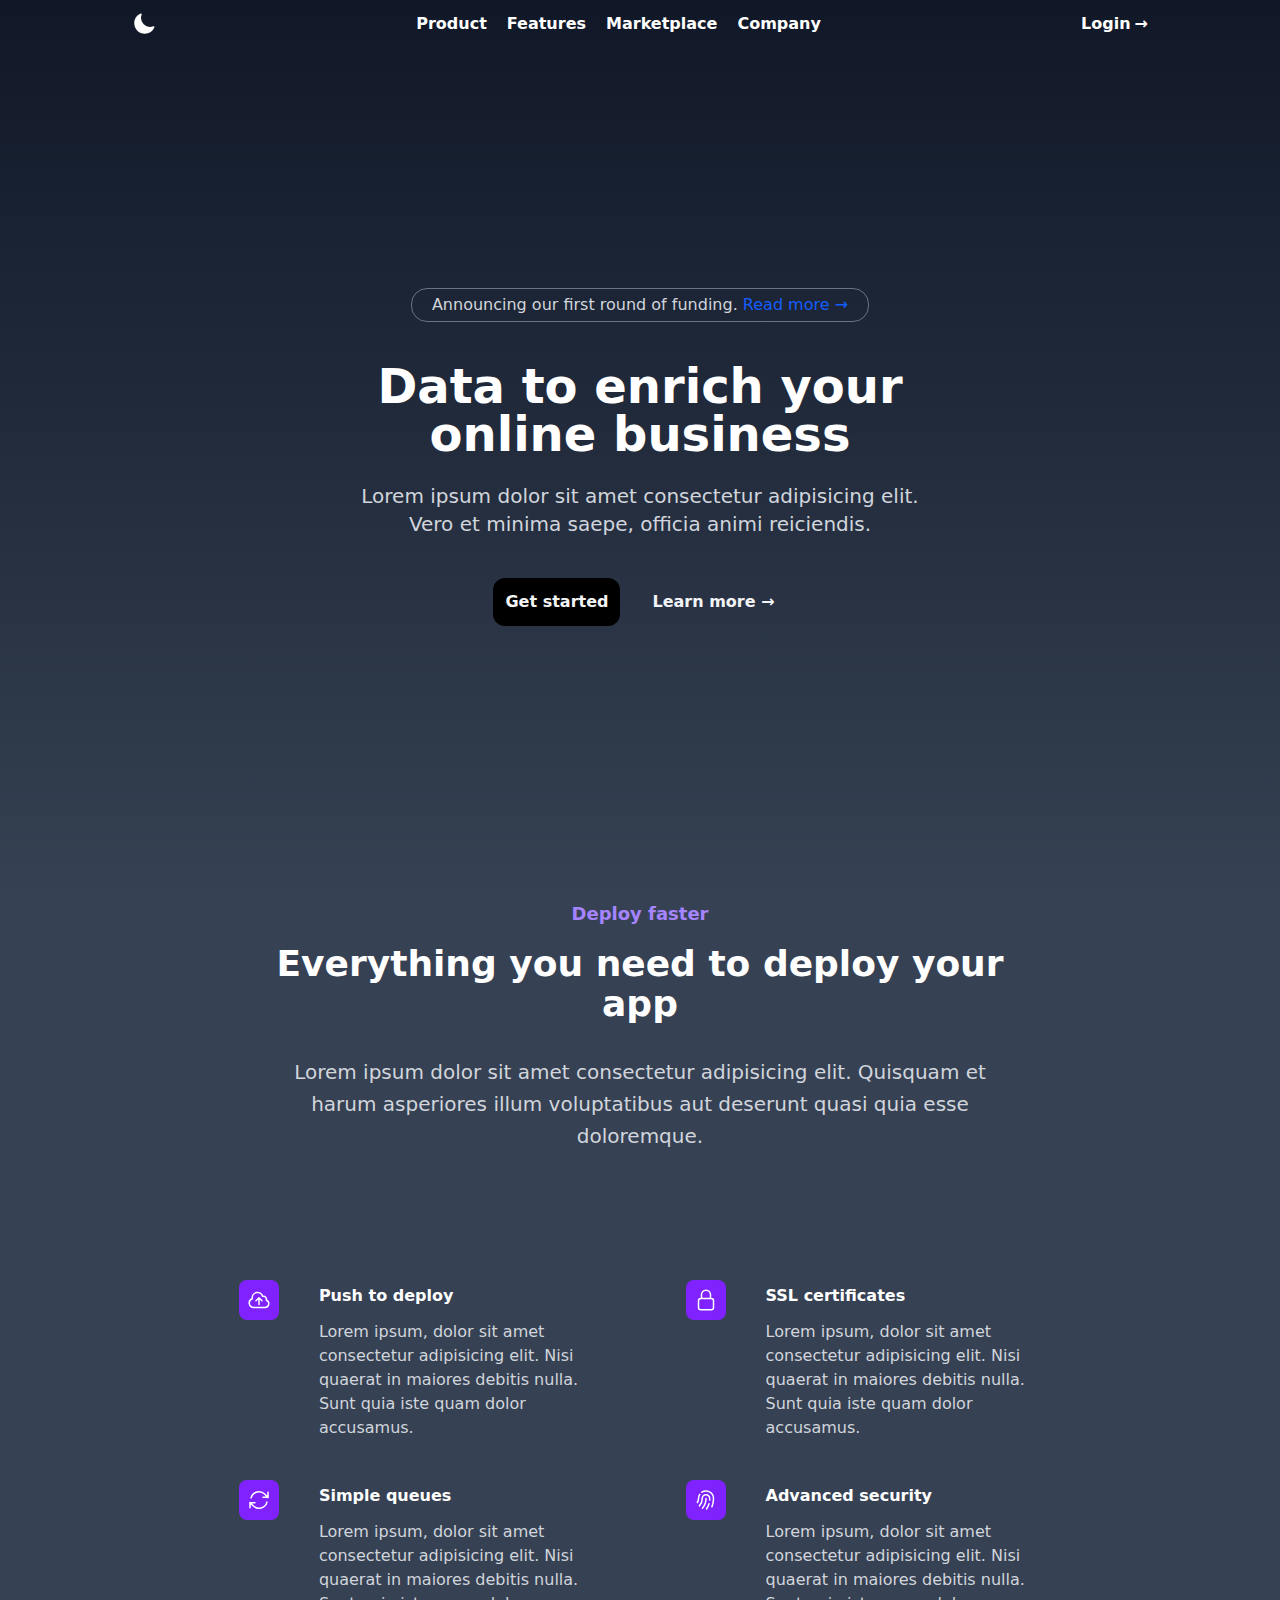
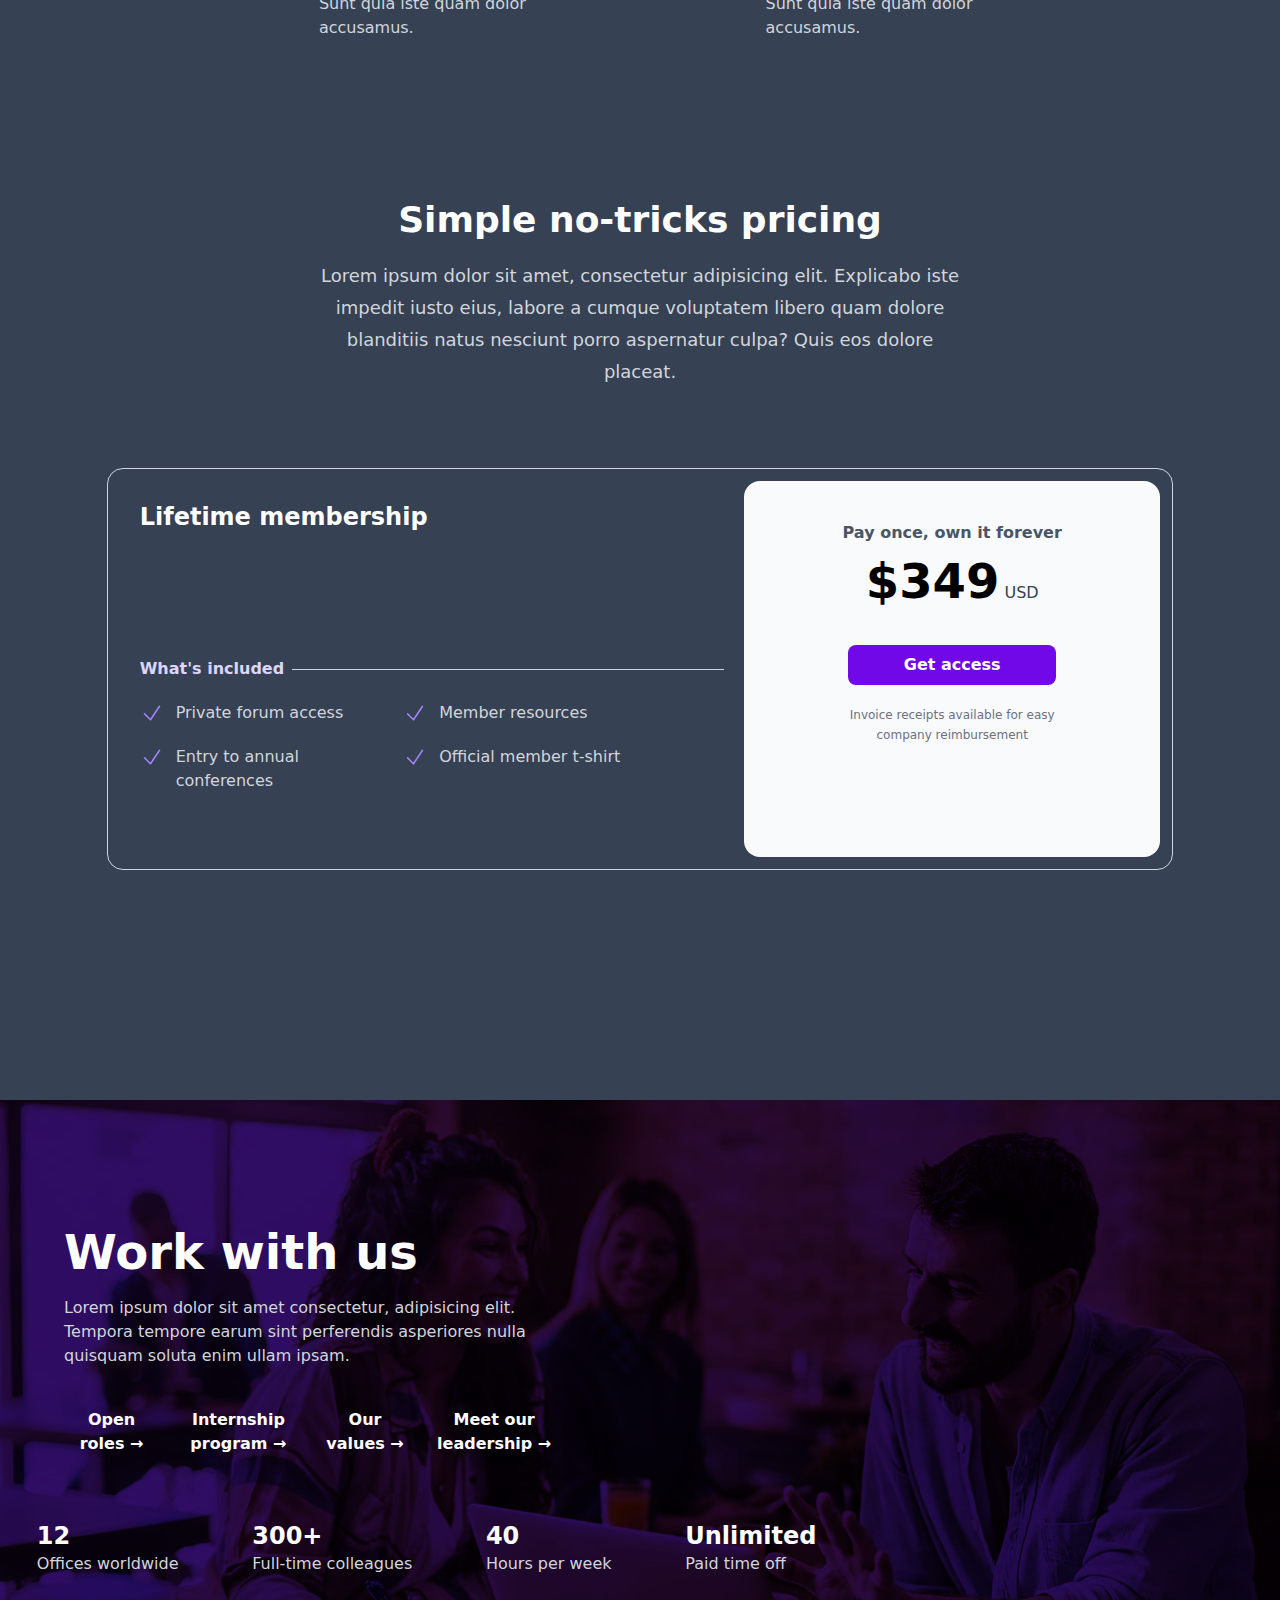
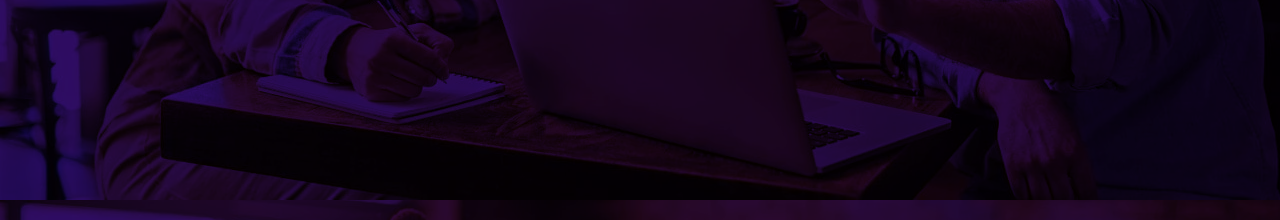
<file: index.html>
<!DOCTYPE html>
<html class="dark">
  <head>
    <meta charset="UTF-8" />
    <meta name="viewport" content="width=device-width, initial-scale=1.0" />
    <link href="./src/output.css" rel="stylesheet" />
  </head>
  <body class="dark:text-white dark:bg-gray-700">
    <section
      class="bg-linear-to-t from-white to-blue-200 h-[100vh] dark:from-gray-700 dark:to-gray-900"
    >
      <nav class="nav">
        <div class="cursor-pointer" id="toggleDark">
          <svg
            xmlns="http://www.w3.org/2000/svg"
            viewBox="0 0 24 24"
            fill="currentColor"
            class="size-6"
          >
            <path
              fill-rule="evenodd"
              d="M9.528 1.718a.75.75 0 0 1 .162.819A8.97 8.97 0 0 0 9 6a9 9 0 0 0 9 9 8.97 8.97 0 0 0 3.463-.69.75.75 0 0 1 .981.98 10.503 10.503 0 0 1-9.694 6.46c-5.799 0-10.5-4.7-10.5-10.5 0-4.368 2.667-8.112 6.46-9.694a.75.75 0 0 1 .818.162Z"
              clip-rule="evenodd"
            />
          </svg>
        </div>
        <!-- <div class="flex justify-between w-full md:w-[70%] flex-row p-5"> -->
        <div>
          <ul
            class="flex flex-col md:flex-row justify-between w-fit md:w-[60%] gap-1 md:gap-5 text-center"
          >
            <li>Product</li>
            <li>Features</li>
            <li>Marketplace</li>
            <li>Company</li>
          </ul>
        </div>
        <div class="group flex flex-row items-center gap-1">
          <a href="./src/form.html" class="self-center md:mt-0">Login </a>
          <div class="group-hover:animate-spin h-fit">→</div>
        </div>
        <!-- </div> -->
      </nav>
      <div class="w-6/12 mx-auto mt-60">
        <div
          class="w-fit mx-auto dark-text text-gray-600 border-1 border-solid border-gray-500 rounded-2xl px-5 py-1 m-10 text-center"
        >
          Announcing our first round of funding.
          <a href="" class="text-blue-600">Read more →</a>
        </div>
        <h1 class="font-bold text-5xl text-center">
          Data to enrich your online business
        </h1>
        <div class="text-xl text-center m-6 text-gray-700 dark-text">
          Lorem ipsum dolor sit amet consectetur adipisicing elit. Vero et
          minima saepe, officia animi reiciendis.
        </div>
        <div class="w-full flex justify-center gap-5 my-10">
          <button class="btn bg-blue-500 dark:bg-black text-gray-100">
            Get started
          </button>
          <button class="btn text-black dark:text-gray-100">
            Learn more →
          </button>
        </div>
      </div>
    </section>
    <section class="h-[100vh]">
      <div class="w-7/12 mx-auto text-center">
        <div class="text-violet-600 dark:text-violet-400 font-semibold text-lg">
          Deploy faster
        </div>
        <h1 class="text-4xl font-bold mt-4">
          Everything you need to deploy your app
        </h1>
        <div class="text-xl leading-8 mt-8 text-gray-500 dark-text">
          Lorem ipsum dolor sit amet consectetur adipisicing elit. Quisquam et
          harum asperiores illum voluptatibus aut deserunt quasi quia esse
          doloremque.
        </div>
      </div>
      <div
        class="w-8/12 mx-auto mt-32 flex flex-col md:flex-row flex-wrap gap-10 justify-around"
      >
        <div class="md:w-5/12 flex gap-10 items-start">
          <div class="dep-icon">
            <svg
              xmlns="http://www.w3.org/2000/svg"
              fill="none"
              viewBox="0 0 24 24"
              stroke-width="1.5"
              stroke="currentColor"
              class="size-6"
            >
              <path
                stroke-linecap="round"
                stroke-linejoin="round"
                d="M12 16.5V9.75m0 0 3 3m-3-3-3 3M6.75 19.5a4.5 4.5 0 0 1-1.41-8.775 5.25 5.25 0 0 1 10.233-2.33 3 3 0 0 1 3.758 3.848A3.752 3.752 0 0 1 18 19.5H6.75Z"
              />
            </svg>
          </div>
          <div class="flex flex-col gap-3 mt-1">
            <div class="font-bold">Push to deploy</div>
            <div class="text-gray-600 dark-text">
              Lorem ipsum, dolor sit amet consectetur adipisicing elit. Nisi
              quaerat in maiores debitis nulla. Sunt quia iste quam dolor
              accusamus.
            </div>
          </div>
        </div>
        <div class="md:w-5/12 flex gap-10 items-start">
          <div class="dep-icon">
            <svg
              xmlns="http://www.w3.org/2000/svg"
              fill="none"
              viewBox="0 0 24 24"
              stroke-width="1.5"
              stroke="currentColor"
              class="size-6"
            >
              <path
                stroke-linecap="round"
                stroke-linejoin="round"
                d="M16.5 10.5V6.75a4.5 4.5 0 1 0-9 0v3.75m-.75 11.25h10.5a2.25 2.25 0 0 0 2.25-2.25v-6.75a2.25 2.25 0 0 0-2.25-2.25H6.75a2.25 2.25 0 0 0-2.25 2.25v6.75a2.25 2.25 0 0 0 2.25 2.25Z"
              />
            </svg>
          </div>
          <div class="flex flex-col gap-3 mt-1">
            <div class="font-bold">SSL certificates</div>
            <div class="text-gray-600 dark-text">
              Lorem ipsum, dolor sit amet consectetur adipisicing elit. Nisi
              quaerat in maiores debitis nulla. Sunt quia iste quam dolor
              accusamus.
            </div>
          </div>
        </div>
        <div class="md:w-5/12 flex gap-10 items-start">
          <div class="dep-icon">
            <svg
              xmlns="http://www.w3.org/2000/svg"
              fill="none"
              viewBox="0 0 24 24"
              stroke-width="1.5"
              stroke="currentColor"
              class="size-6"
            >
              <path
                stroke-linecap="round"
                stroke-linejoin="round"
                d="M16.023 9.348h4.992v-.001M2.985 19.644v-4.992m0 0h4.992m-4.993 0 3.181 3.183a8.25 8.25 0 0 0 13.803-3.7M4.031 9.865a8.25 8.25 0 0 1 13.803-3.7l3.181 3.182m0-4.991v4.99"
              />
            </svg>
          </div>
          <div class="flex flex-col gap-3 mt-1">
            <div class="font-bold">Simple queues</div>
            <div class="text-gray-600 dark-text">
              Lorem ipsum, dolor sit amet consectetur adipisicing elit. Nisi
              quaerat in maiores debitis nulla. Sunt quia iste quam dolor
              accusamus.
            </div>
          </div>
        </div>
        <div class="md:w-5/12 flex gap-10 items-start">
          <div class="dep-icon">
            <svg
              xmlns="http://www.w3.org/2000/svg"
              fill="none"
              viewBox="0 0 24 24"
              stroke-width="1.5"
              stroke="currentColor"
              class="size-6"
            >
              <path
                stroke-linecap="round"
                stroke-linejoin="round"
                d="M7.864 4.243A7.5 7.5 0 0 1 19.5 10.5c0 2.92-.556 5.709-1.568 8.268M5.742 6.364A7.465 7.465 0 0 0 4.5 10.5a7.464 7.464 0 0 1-1.15 3.993m1.989 3.559A11.209 11.209 0 0 0 8.25 10.5a3.75 3.75 0 1 1 7.5 0c0 .527-.021 1.049-.064 1.565M12 10.5a14.94 14.94 0 0 1-3.6 9.75m6.633-4.596a18.666 18.666 0 0 1-2.485 5.33"
              />
            </svg>
          </div>
          <div class="flex flex-col gap-3 mt-1">
            <div class="font-bold">Advanced security</div>
            <div class="text-gray-600 dark-text">
              Lorem ipsum, dolor sit amet consectetur adipisicing elit. Nisi
              quaerat in maiores debitis nulla. Sunt quia iste quam dolor
              accusamus.
            </div>
          </div>
        </div>
      </div>
    </section>
    <section class="h-[100vh]">
      <div class="w-6/12 mx-auto text-center">
        <h1 class="text-4xl font-bold">Simple no-tricks pricing</h1>
        <div class="mt-5 leading-8 text-lg text-gray-600 dark-text">
          Lorem ipsum dolor sit amet, consectetur adipisicing elit. Explicabo
          iste impedit iusto eius, labore a cumque voluptatem libero quam dolore
          blanditiis natus nesciunt porro aspernatur culpa? Quis eos dolore
          placeat.
        </div>
      </div>
      <div
        class="flex flex-col md:flex-row w-10/12 mt-20 mx-auto border-1 border-solid border-gray-300 rounded-2xl p-3"
      >
        <div class="md:w-[60%]">
          <div class="p-5 pb-16">
            <h1 class="text-2xl font-bold">Lifetime membership</h1>
            <div class="mt-5 text-gray-700">
              Lorem ipsum dolor sit amet consectetur adipisicing elit.
              Architecto ipsum mollitia inventore vitae officia minus autem
              nostrum sit molestias adipisci!
            </div>
            <div class="flex items-center justify-between gap-2 mt-8">
              <div class="text-violet-700 dark:text-violet-200 font-semibold">
                What's included
              </div>
              <div
                class="border-b-1 border-solid border-gray-300 grow-1 h-0"
              ></div>
            </div>
            <div class="flex flex-col md:flex-row flex-wrap mt-5 gap-5">
              <div class="flex gap-3 md:w-5/12">
                <div class="text-violet-700 dark:text-violet-400">
                  <svg
                    xmlns="http://www.w3.org/2000/svg"
                    fill="none"
                    viewBox="0 0 24 24"
                    stroke-width="1.5"
                    stroke="currentColor"
                    class="size-6"
                  >
                    <path
                      stroke-linecap="round"
                      stroke-linejoin="round"
                      d="m4.5 12.75 6 6 9-13.5"
                    />
                  </svg>
                </div>
                <div class="text-gray-600 dark-text">Private forum access</div>
              </div>

              <div class="flex gap-3 md:w-5/12">
                <div class="text-violet-700 dark:text-violet-400">
                  <svg
                    xmlns="http://www.w3.org/2000/svg"
                    fill="none"
                    viewBox="0 0 24 24"
                    stroke-width="1.5"
                    stroke="currentColor"
                    class="size-6"
                  >
                    <path
                      stroke-linecap="round"
                      stroke-linejoin="round"
                      d="m4.5 12.75 6 6 9-13.5"
                    />
                  </svg>
                </div>
                <div class="text-gray-600 dark-text">Member resources</div>
              </div>

              <div class="flex gap-3 md:w-5/12">
                <div class="text-violet-700 dark:text-violet-400">
                  <svg
                    xmlns="http://www.w3.org/2000/svg"
                    fill="none"
                    viewBox="0 0 24 24"
                    stroke-width="1.5"
                    stroke="currentColor"
                    class="size-6"
                  >
                    <path
                      stroke-linecap="round"
                      stroke-linejoin="round"
                      d="m4.5 12.75 6 6 9-13.5"
                    />
                  </svg>
                </div>
                <div class="text-gray-600 dark-text">
                  Entry to annual conferences
                </div>
              </div>

              <div class="flex gap-3 md:w-5/12">
                <div class="text-violet-700 dark:text-violet-400">
                  <svg
                    xmlns="http://www.w3.org/2000/svg"
                    fill="none"
                    viewBox="0 0 24 24"
                    stroke-width="1.5"
                    stroke="currentColor"
                    class="size-6"
                  >
                    <path
                      stroke-linecap="round"
                      stroke-linejoin="round"
                      d="m4.5 12.75 6 6 9-13.5"
                    />
                  </svg>
                </div>
                <div class="text-gray-600 dark-text">
                  Official member t-shirt
                </div>
              </div>
            </div>
          </div>
        </div>
        <div class="md:w-[40%] text-center bg-gray-50 rounded-2xl">
          <div class="mt-10 font-semibold text-gray-600">
            Pay once, own it forever
          </div>
          <div class="mt-3">
            <span class="text-5xl font-bold text-black">$349</span>
            <span class="text-gray-700">USD</span>
          </div>
          <button
            class="mt-10 bg-violet-700 w-6/12 text-white font-semibold py-2 cursor-pointer rounded-lg"
          >
            Get access
          </button>
          <div class="mt-5 w-6/12 mx-auto text-xs leading-5 text-gray-500">
            Invoice receipts available for easy company reimbursement
          </div>
        </div>
      </div>
    </section>
    <section
      class="h-[80vh] bg-violet-950 bg-[url('./img/pic.jpg')] bg-blend-multiply text-white"
    >
      <div class="md:w-6/12 flex flex-col gap-5 p-16 pt-32">
        <h1 class="text-5xl font-bold">Work with us</h1>
        <div class="text-gray-300">
          Lorem ipsum dolor sit amet consectetur, adipisicing elit. Tempora
          tempore earum sint perferendis asperiores nulla quisquam soluta enim
          ullam ipsam.
        </div>
        <div
          class="flex flex-col md:flex-row justify-between mt-10 md:mt-5 font-semibold text-center gap-5 md:gap-0"
        >
          <a href="">Open roles →</a><a href="">Internship program →</a
          ><a href="">Our values →</a><a href="">Meet our leadership →</a>
        </div>
      </div>
      <div
        class="md:w-8/12 flex flex-col md:flex-row justify-around text-center md:text-left gap-7 md:gap-0"
      >
        <div>
          <div class="font-bold text-2xl">12</div>
          <div class="text-gray-300">Offices worldwide</div>
        </div>
        <div>
          <div class="font-bold text-2xl">300+</div>
          <div class="text-gray-300">Full-time colleagues</div>
        </div>

        <div>
          <div class="font-bold text-2xl">40</div>
          <div class="text-gray-300">Hours per week</div>
        </div>

        <div>
          <div class="font-bold text-2xl">Unlimited</div>
          <div class="text-gray-300">Paid time off</div>
        </div>
      </div>
    </section>

    <script src="./src/script.js"></script>
  </body>
</html>
</file>
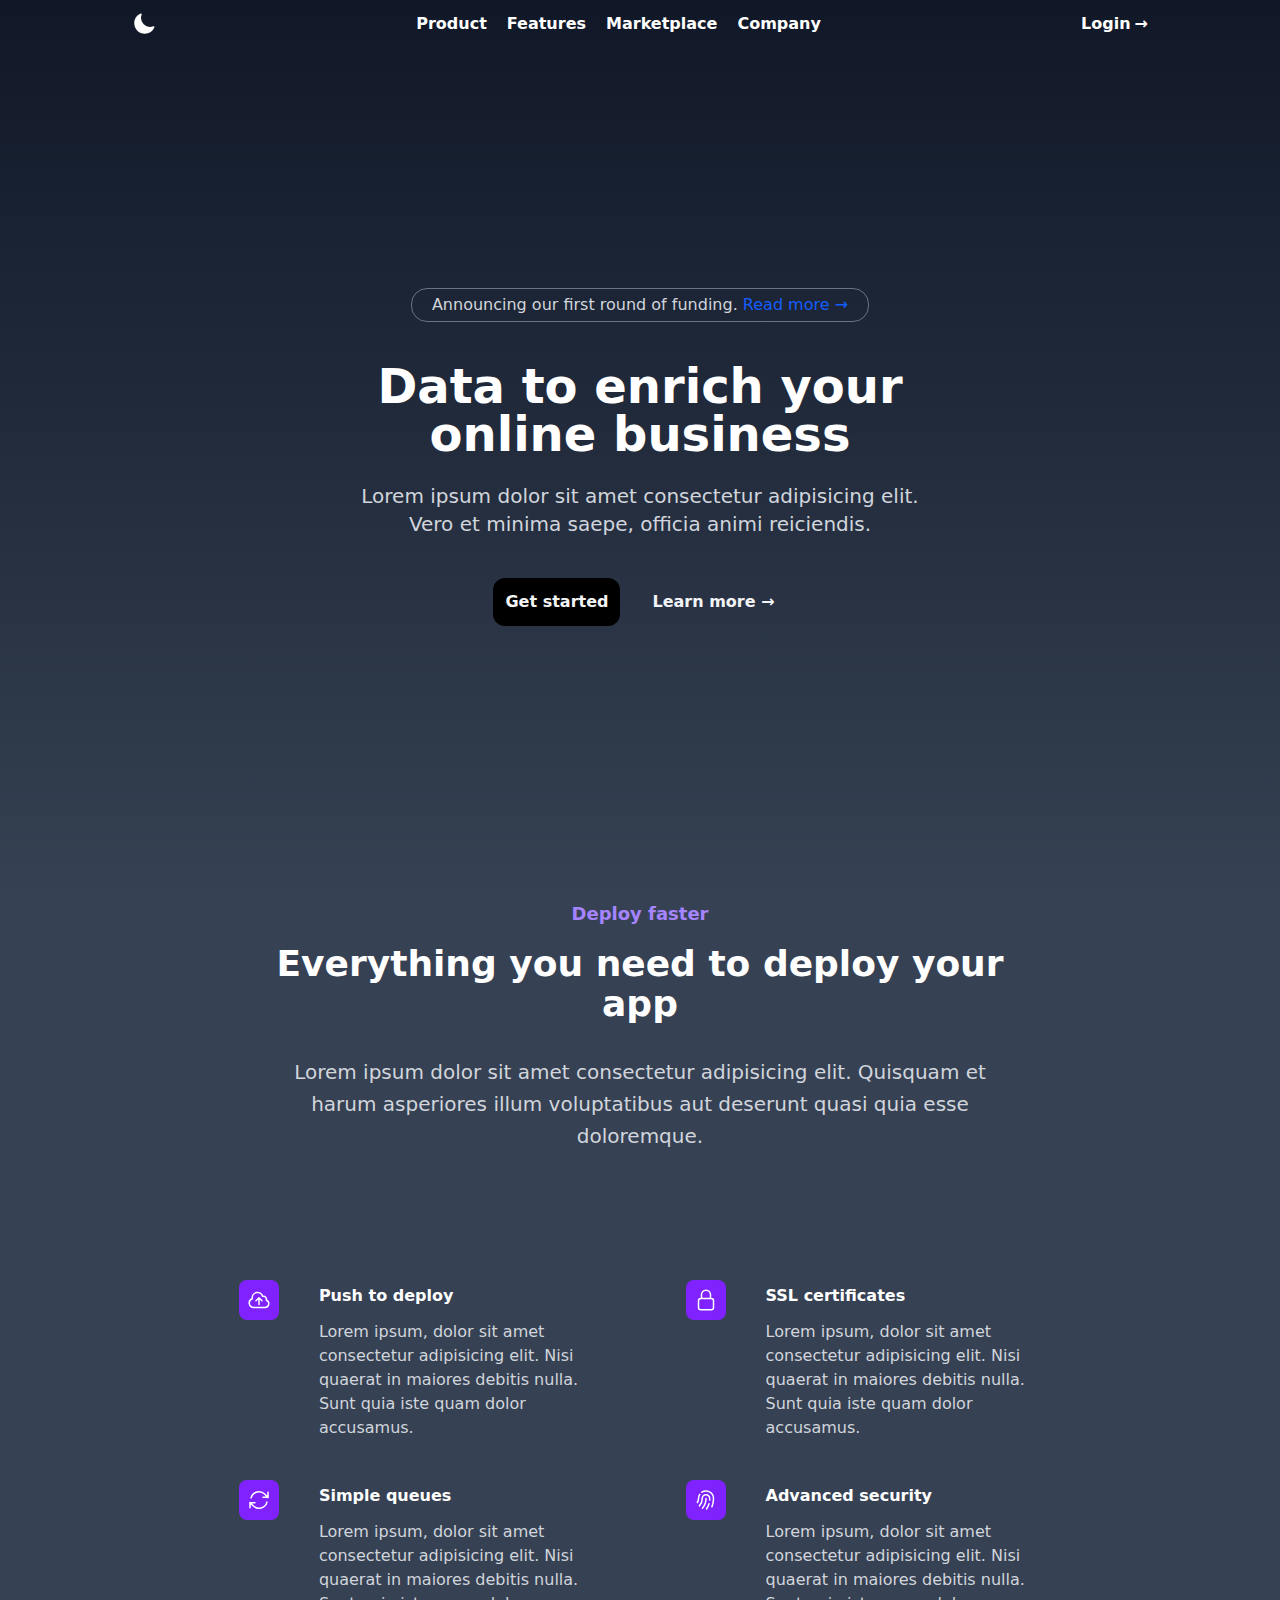
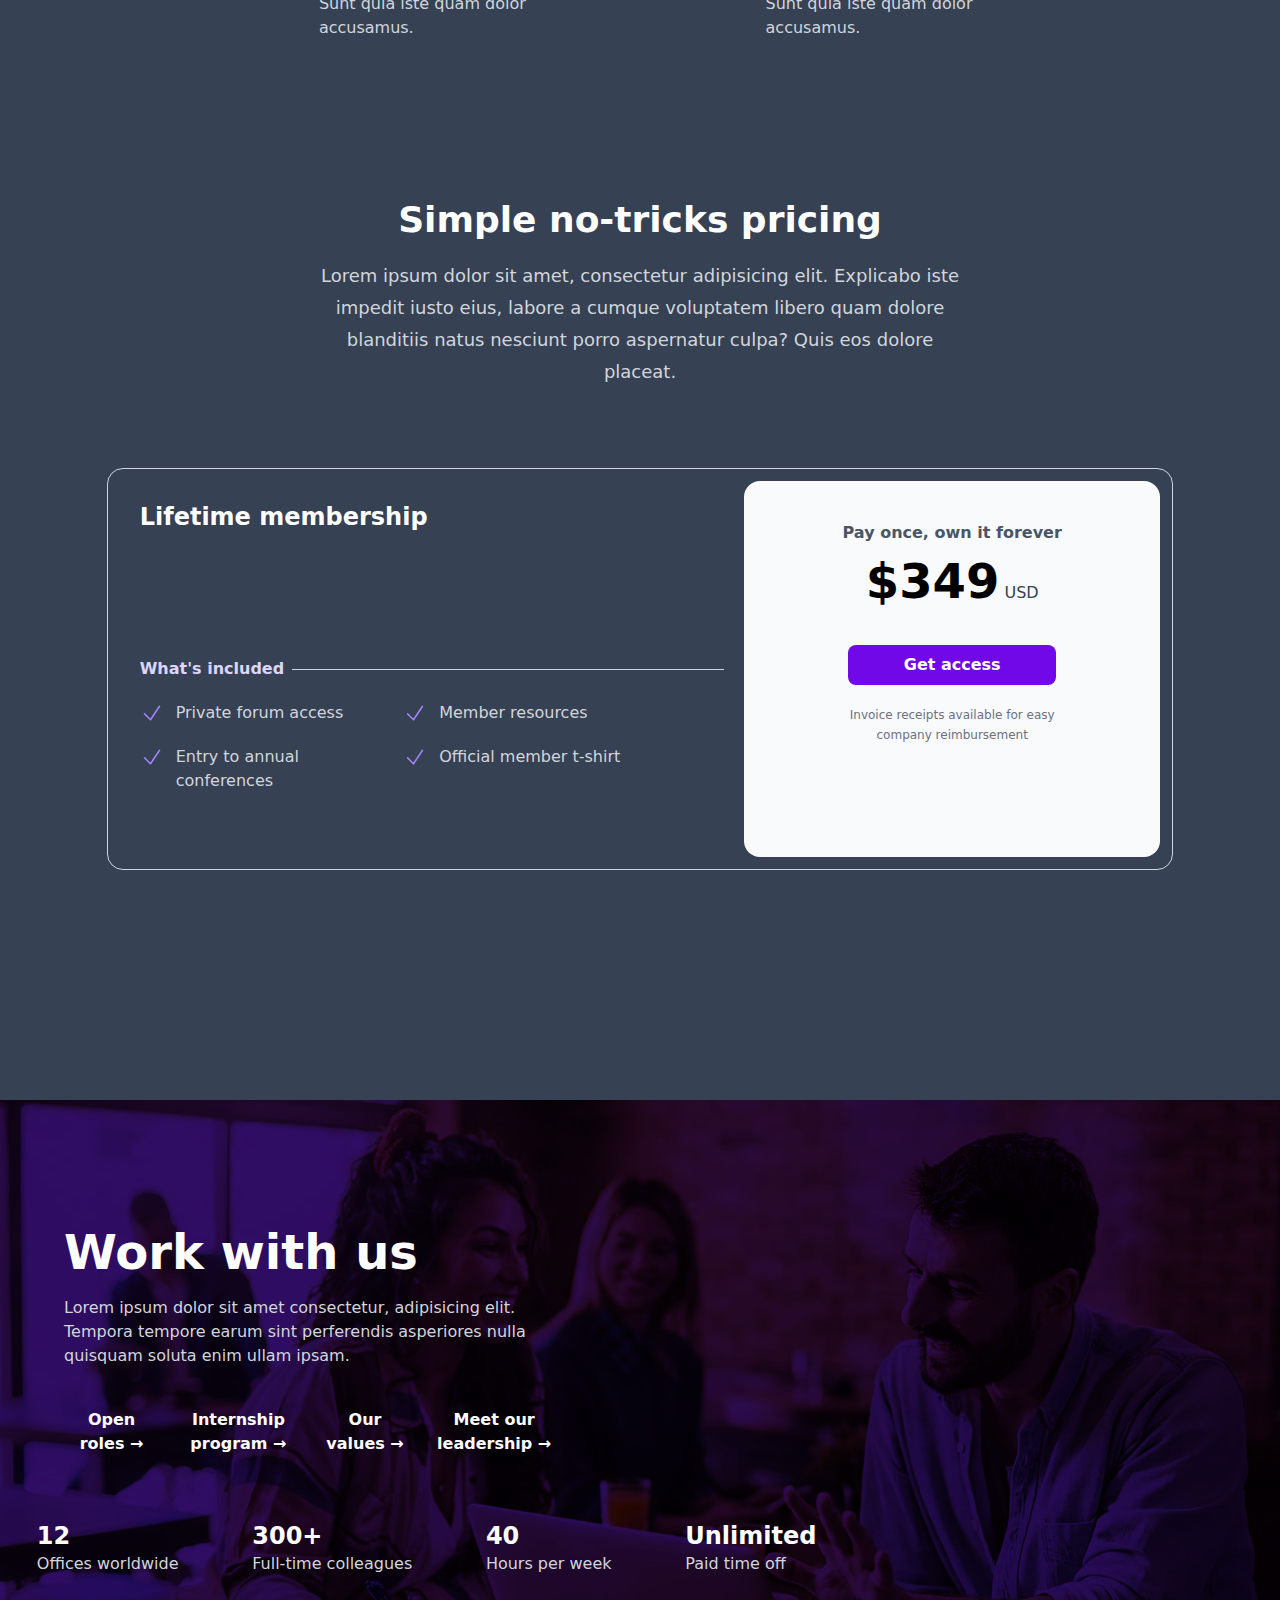
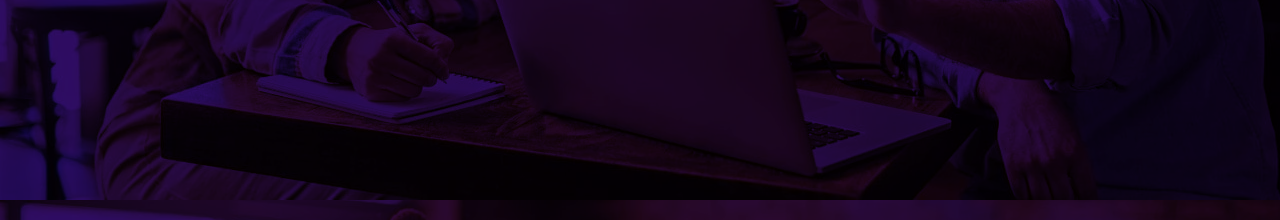
<file: src/index.html>
<!DOCTYPE html>
<html class="dark">
  <head>
    <meta charset="UTF-8" />
    <meta name="viewport" content="width=device-width, initial-scale=1.0" />
    <link href="./output.css" rel="stylesheet" />
  </head>
  <body class="dark:text-white dark:bg-gray-700">
    <section
      class="bg-linear-to-t from-white to-blue-200 h-[100vh] dark:from-gray-700 dark:to-gray-900"
    >
      <nav class="nav">
        <div class="cursor-pointer" id="toggleDark">
          <svg
            xmlns="http://www.w3.org/2000/svg"
            viewBox="0 0 24 24"
            fill="currentColor"
            class="size-6"
          >
            <path
              fill-rule="evenodd"
              d="M9.528 1.718a.75.75 0 0 1 .162.819A8.97 8.97 0 0 0 9 6a9 9 0 0 0 9 9 8.97 8.97 0 0 0 3.463-.69.75.75 0 0 1 .981.98 10.503 10.503 0 0 1-9.694 6.46c-5.799 0-10.5-4.7-10.5-10.5 0-4.368 2.667-8.112 6.46-9.694a.75.75 0 0 1 .818.162Z"
              clip-rule="evenodd"
            />
          </svg>
        </div>
        <!-- <div class="flex justify-between w-full md:w-[70%] flex-row p-5"> -->
        <div>
          <ul
            class="flex flex-col md:flex-row justify-between w-fit md:w-[60%] gap-1 md:gap-5 text-center"
          >
            <li>Product</li>
            <li>Features</li>
            <li>Marketplace</li>
            <li>Company</li>
          </ul>
        </div>
        <div class="group flex flex-row items-center gap-1">
          <a href="./form.html" class="self-center md:mt-0">Login </a>
          <div class="group-hover:animate-spin h-fit">→</div>
        </div>
        <!-- </div> -->
      </nav>
      <div class="w-6/12 mx-auto mt-60">
        <div
          class="w-fit mx-auto dark-text text-gray-600 border-1 border-solid border-gray-500 rounded-2xl px-5 py-1 m-10 text-center"
        >
          Announcing our first round of funding.
          <a href="" class="text-blue-600">Read more →</a>
        </div>
        <h1 class="font-bold text-5xl text-center">
          Data to enrich your online business
        </h1>
        <div class="text-xl text-center m-6 text-gray-700 dark-text">
          Lorem ipsum dolor sit amet consectetur adipisicing elit. Vero et
          minima saepe, officia animi reiciendis.
        </div>
        <div class="w-full flex justify-center gap-5 my-10">
          <button class="btn bg-blue-500 dark:bg-black text-gray-100">
            Get started
          </button>
          <button class="btn text-black dark:text-gray-100">
            Learn more →
          </button>
        </div>
      </div>
    </section>
    <section class="h-[100vh]">
      <div class="w-7/12 mx-auto text-center">
        <div class="text-violet-600 dark:text-violet-400 font-semibold text-lg">
          Deploy faster
        </div>
        <h1 class="text-4xl font-bold mt-4">
          Everything you need to deploy your app
        </h1>
        <div class="text-xl leading-8 mt-8 text-gray-500 dark-text">
          Lorem ipsum dolor sit amet consectetur adipisicing elit. Quisquam et
          harum asperiores illum voluptatibus aut deserunt quasi quia esse
          doloremque.
        </div>
      </div>
      <div
        class="w-8/12 mx-auto mt-32 flex flex-col md:flex-row flex-wrap gap-10 justify-around"
      >
        <div class="md:w-5/12 flex gap-10 items-start">
          <div class="dep-icon">
            <svg
              xmlns="http://www.w3.org/2000/svg"
              fill="none"
              viewBox="0 0 24 24"
              stroke-width="1.5"
              stroke="currentColor"
              class="size-6"
            >
              <path
                stroke-linecap="round"
                stroke-linejoin="round"
                d="M12 16.5V9.75m0 0 3 3m-3-3-3 3M6.75 19.5a4.5 4.5 0 0 1-1.41-8.775 5.25 5.25 0 0 1 10.233-2.33 3 3 0 0 1 3.758 3.848A3.752 3.752 0 0 1 18 19.5H6.75Z"
              />
            </svg>
          </div>
          <div class="flex flex-col gap-3 mt-1">
            <div class="font-bold">Push to deploy</div>
            <div class="text-gray-600 dark-text">
              Lorem ipsum, dolor sit amet consectetur adipisicing elit. Nisi
              quaerat in maiores debitis nulla. Sunt quia iste quam dolor
              accusamus.
            </div>
          </div>
        </div>
        <div class="md:w-5/12 flex gap-10 items-start">
          <div class="dep-icon">
            <svg
              xmlns="http://www.w3.org/2000/svg"
              fill="none"
              viewBox="0 0 24 24"
              stroke-width="1.5"
              stroke="currentColor"
              class="size-6"
            >
              <path
                stroke-linecap="round"
                stroke-linejoin="round"
                d="M16.5 10.5V6.75a4.5 4.5 0 1 0-9 0v3.75m-.75 11.25h10.5a2.25 2.25 0 0 0 2.25-2.25v-6.75a2.25 2.25 0 0 0-2.25-2.25H6.75a2.25 2.25 0 0 0-2.25 2.25v6.75a2.25 2.25 0 0 0 2.25 2.25Z"
              />
            </svg>
          </div>
          <div class="flex flex-col gap-3 mt-1">
            <div class="font-bold">SSL certificates</div>
            <div class="text-gray-600 dark-text">
              Lorem ipsum, dolor sit amet consectetur adipisicing elit. Nisi
              quaerat in maiores debitis nulla. Sunt quia iste quam dolor
              accusamus.
            </div>
          </div>
        </div>
        <div class="md:w-5/12 flex gap-10 items-start">
          <div class="dep-icon">
            <svg
              xmlns="http://www.w3.org/2000/svg"
              fill="none"
              viewBox="0 0 24 24"
              stroke-width="1.5"
              stroke="currentColor"
              class="size-6"
            >
              <path
                stroke-linecap="round"
                stroke-linejoin="round"
                d="M16.023 9.348h4.992v-.001M2.985 19.644v-4.992m0 0h4.992m-4.993 0 3.181 3.183a8.25 8.25 0 0 0 13.803-3.7M4.031 9.865a8.25 8.25 0 0 1 13.803-3.7l3.181 3.182m0-4.991v4.99"
              />
            </svg>
          </div>
          <div class="flex flex-col gap-3 mt-1">
            <div class="font-bold">Simple queues</div>
            <div class="text-gray-600 dark-text">
              Lorem ipsum, dolor sit amet consectetur adipisicing elit. Nisi
              quaerat in maiores debitis nulla. Sunt quia iste quam dolor
              accusamus.
            </div>
          </div>
        </div>
        <div class="md:w-5/12 flex gap-10 items-start">
          <div class="dep-icon">
            <svg
              xmlns="http://www.w3.org/2000/svg"
              fill="none"
              viewBox="0 0 24 24"
              stroke-width="1.5"
              stroke="currentColor"
              class="size-6"
            >
              <path
                stroke-linecap="round"
                stroke-linejoin="round"
                d="M7.864 4.243A7.5 7.5 0 0 1 19.5 10.5c0 2.92-.556 5.709-1.568 8.268M5.742 6.364A7.465 7.465 0 0 0 4.5 10.5a7.464 7.464 0 0 1-1.15 3.993m1.989 3.559A11.209 11.209 0 0 0 8.25 10.5a3.75 3.75 0 1 1 7.5 0c0 .527-.021 1.049-.064 1.565M12 10.5a14.94 14.94 0 0 1-3.6 9.75m6.633-4.596a18.666 18.666 0 0 1-2.485 5.33"
              />
            </svg>
          </div>
          <div class="flex flex-col gap-3 mt-1">
            <div class="font-bold">Advanced security</div>
            <div class="text-gray-600 dark-text">
              Lorem ipsum, dolor sit amet consectetur adipisicing elit. Nisi
              quaerat in maiores debitis nulla. Sunt quia iste quam dolor
              accusamus.
            </div>
          </div>
        </div>
      </div>
    </section>
    <section class="h-[100vh]">
      <div class="w-6/12 mx-auto text-center">
        <h1 class="text-4xl font-bold">Simple no-tricks pricing</h1>
        <div class="mt-5 leading-8 text-lg text-gray-600 dark-text">
          Lorem ipsum dolor sit amet, consectetur adipisicing elit. Explicabo
          iste impedit iusto eius, labore a cumque voluptatem libero quam dolore
          blanditiis natus nesciunt porro aspernatur culpa? Quis eos dolore
          placeat.
        </div>
      </div>
      <div
        class="flex flex-col md:flex-row w-10/12 mt-20 mx-auto border-1 border-solid border-gray-300 rounded-2xl p-3"
      >
        <div class="md:w-[60%]">
          <div class="p-5 pb-16">
            <h1 class="text-2xl font-bold">Lifetime membership</h1>
            <div class="mt-5 text-gray-700">
              Lorem ipsum dolor sit amet consectetur adipisicing elit.
              Architecto ipsum mollitia inventore vitae officia minus autem
              nostrum sit molestias adipisci!
            </div>
            <div class="flex items-center justify-between gap-2 mt-8">
              <div class="text-violet-700 dark:text-violet-200 font-semibold">
                What's included
              </div>
              <div
                class="border-b-1 border-solid border-gray-300 grow-1 h-0"
              ></div>
            </div>
            <div class="flex flex-col md:flex-row flex-wrap mt-5 gap-5">
              <div class="flex gap-3 md:w-5/12">
                <div class="text-violet-700 dark:text-violet-400">
                  <svg
                    xmlns="http://www.w3.org/2000/svg"
                    fill="none"
                    viewBox="0 0 24 24"
                    stroke-width="1.5"
                    stroke="currentColor"
                    class="size-6"
                  >
                    <path
                      stroke-linecap="round"
                      stroke-linejoin="round"
                      d="m4.5 12.75 6 6 9-13.5"
                    />
                  </svg>
                </div>
                <div class="text-gray-600 dark-text">Private forum access</div>
              </div>

              <div class="flex gap-3 md:w-5/12">
                <div class="text-violet-700 dark:text-violet-400">
                  <svg
                    xmlns="http://www.w3.org/2000/svg"
                    fill="none"
                    viewBox="0 0 24 24"
                    stroke-width="1.5"
                    stroke="currentColor"
                    class="size-6"
                  >
                    <path
                      stroke-linecap="round"
                      stroke-linejoin="round"
                      d="m4.5 12.75 6 6 9-13.5"
                    />
                  </svg>
                </div>
                <div class="text-gray-600 dark-text">Member resources</div>
              </div>

              <div class="flex gap-3 md:w-5/12">
                <div class="text-violet-700 dark:text-violet-400">
                  <svg
                    xmlns="http://www.w3.org/2000/svg"
                    fill="none"
                    viewBox="0 0 24 24"
                    stroke-width="1.5"
                    stroke="currentColor"
                    class="size-6"
                  >
                    <path
                      stroke-linecap="round"
                      stroke-linejoin="round"
                      d="m4.5 12.75 6 6 9-13.5"
                    />
                  </svg>
                </div>
                <div class="text-gray-600 dark-text">
                  Entry to annual conferences
                </div>
              </div>

              <div class="flex gap-3 md:w-5/12">
                <div class="text-violet-700 dark:text-violet-400">
                  <svg
                    xmlns="http://www.w3.org/2000/svg"
                    fill="none"
                    viewBox="0 0 24 24"
                    stroke-width="1.5"
                    stroke="currentColor"
                    class="size-6"
                  >
                    <path
                      stroke-linecap="round"
                      stroke-linejoin="round"
                      d="m4.5 12.75 6 6 9-13.5"
                    />
                  </svg>
                </div>
                <div class="text-gray-600 dark-text">
                  Official member t-shirt
                </div>
              </div>
            </div>
          </div>
        </div>
        <div class="md:w-[40%] text-center bg-gray-50 rounded-2xl">
          <div class="mt-10 font-semibold text-gray-600">
            Pay once, own it forever
          </div>
          <div class="mt-3">
            <span class="text-5xl font-bold text-black">$349</span>
            <span class="text-gray-700">USD</span>
          </div>
          <button
            class="mt-10 bg-violet-700 w-6/12 text-white font-semibold py-2 cursor-pointer rounded-lg"
          >
            Get access
          </button>
          <div class="mt-5 w-6/12 mx-auto text-xs leading-5 text-gray-500">
            Invoice receipts available for easy company reimbursement
          </div>
        </div>
      </div>
    </section>
    <section
      class="h-[80vh] bg-violet-950 bg-[url('./img/pic.jpg')] bg-blend-multiply text-white"
    >
      <div class="md:w-6/12 flex flex-col gap-5 p-16 pt-32">
        <h1 class="text-5xl font-bold">Work with us</h1>
        <div class="text-gray-300">
          Lorem ipsum dolor sit amet consectetur, adipisicing elit. Tempora
          tempore earum sint perferendis asperiores nulla quisquam soluta enim
          ullam ipsam.
        </div>
        <div
          class="flex flex-col md:flex-row justify-between mt-10 md:mt-5 font-semibold text-center gap-5 md:gap-0"
        >
          <a href="">Open roles →</a><a href="">Internship program →</a
          ><a href="">Our values →</a><a href="">Meet our leadership →</a>
        </div>
      </div>
      <div
        class="md:w-8/12 flex flex-col md:flex-row justify-around text-center md:text-left gap-7 md:gap-0"
      >
        <div>
          <div class="font-bold text-2xl">12</div>
          <div class="text-gray-300">Offices worldwide</div>
        </div>
        <div>
          <div class="font-bold text-2xl">300+</div>
          <div class="text-gray-300">Full-time colleagues</div>
        </div>

        <div>
          <div class="font-bold text-2xl">40</div>
          <div class="text-gray-300">Hours per week</div>
        </div>

        <div>
          <div class="font-bold text-2xl">Unlimited</div>
          <div class="text-gray-300">Paid time off</div>
        </div>
      </div>
    </section>

    <script src="script.js"></script>
  </body>
</html>
</file>
